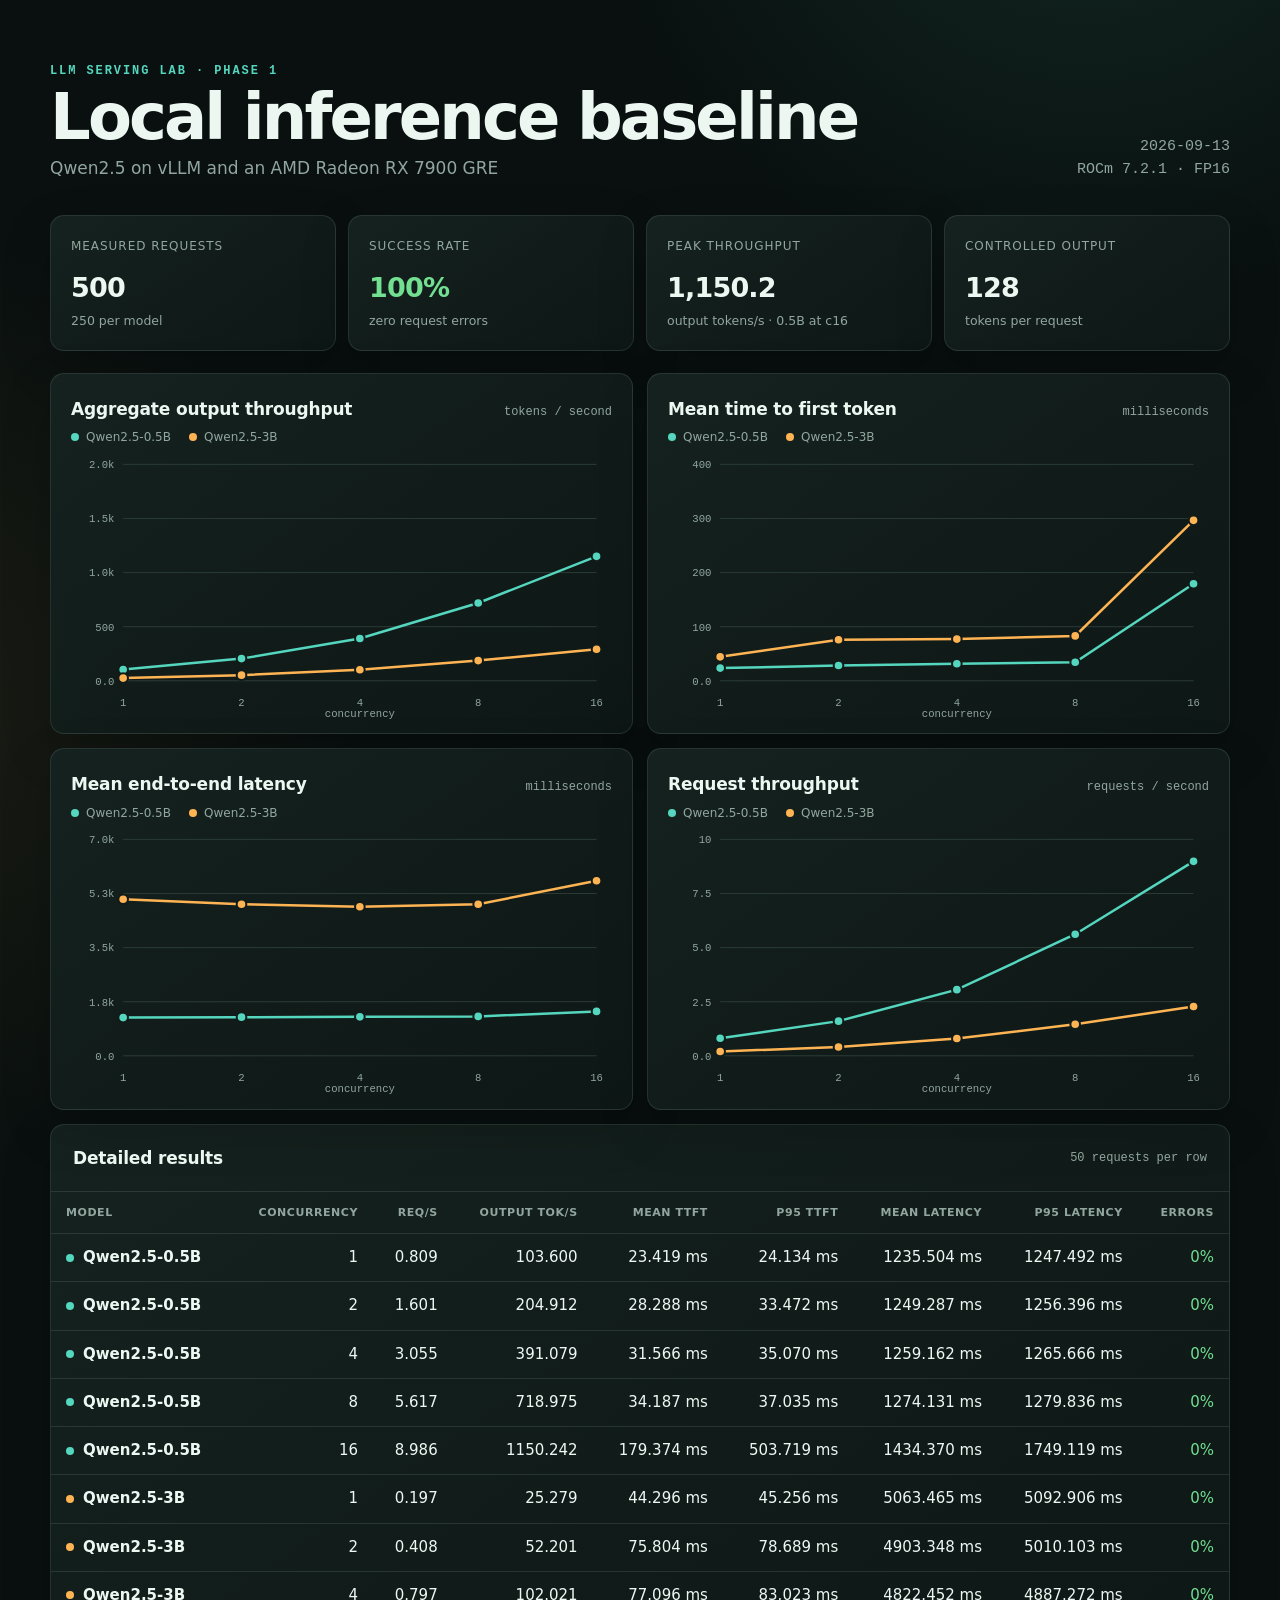
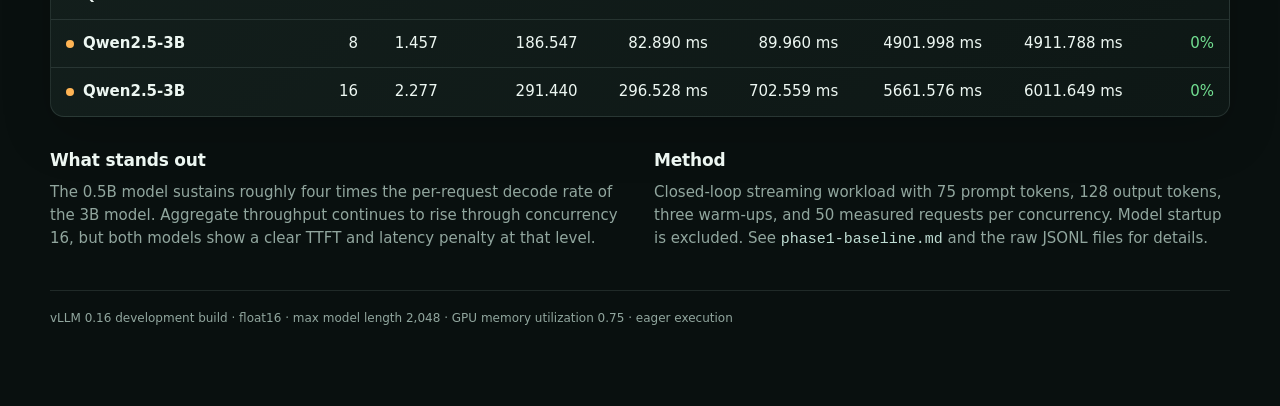
<file: artifacts/2026-09-rx7900gre/phase1-baseline.html>
<!doctype html>
<html lang="en">
<head>
  <meta charset="utf-8">
  <meta name="viewport" content="width=device-width, initial-scale=1">
  <title>Phase 1 · Local vLLM Baseline</title>
  <style>
    :root {
      color-scheme: dark;
      --bg: #09100f;
      --panel: #111b19;
      --panel-2: #162320;
      --text: #edf7f2;
      --muted: #91a69e;
      --grid: #2a3b36;
      --small: #55d6be;
      --large: #ffb454;
      --good: #72df91;
      --border: rgba(195, 231, 218, .12);
    }

    * { box-sizing: border-box; }
    body {
      margin: 0;
      background:
        radial-gradient(circle at 85% -10%, rgba(85, 214, 190, .12), transparent 32rem),
        radial-gradient(circle at -10% 35%, rgba(255, 180, 84, .08), transparent 30rem),
        var(--bg);
      color: var(--text);
      font: 15px/1.55 ui-sans-serif, system-ui, -apple-system, BlinkMacSystemFont, "Segoe UI", sans-serif;
    }

    main { width: min(1180px, calc(100% - 32px)); margin: 0 auto; padding: 64px 0 80px; }
    header { display: grid; grid-template-columns: 1fr auto; align-items: end; gap: 24px; margin-bottom: 34px; }
    .eyebrow { color: var(--small); font: 700 12px/1.2 ui-monospace, monospace; letter-spacing: .16em; text-transform: uppercase; }
    h1 { margin: 8px 0 6px; font-size: clamp(34px, 6vw, 64px); line-height: .98; letter-spacing: -.045em; }
    header p { margin: 0; color: var(--muted); font-size: 17px; }
    .stamp { color: var(--muted); text-align: right; font-family: ui-monospace, monospace; white-space: nowrap; }

    .cards { display: grid; grid-template-columns: repeat(4, 1fr); gap: 12px; margin-bottom: 22px; }
    .card, .chart, .details {
      background: linear-gradient(145deg, rgba(22, 35, 32, .96), rgba(14, 24, 22, .96));
      border: 1px solid var(--border);
      border-radius: 14px;
      box-shadow: 0 18px 50px rgba(0, 0, 0, .18);
    }
    .card { padding: 18px 20px; min-height: 120px; }
    .card .label { color: var(--muted); font-size: 12px; letter-spacing: .08em; text-transform: uppercase; }
    .card strong { display: block; margin-top: 9px; font-size: 27px; letter-spacing: -.03em; }
    .card small { color: var(--muted); }
    .success { color: var(--good); }

    .charts { display: grid; grid-template-columns: 1fr 1fr; gap: 14px; }
    .chart { padding: 22px 20px 16px; min-width: 0; }
    .chart-head { display: flex; align-items: baseline; justify-content: space-between; gap: 16px; margin-bottom: 6px; }
    h2 { margin: 0; font-size: 17px; letter-spacing: -.01em; }
    .unit { color: var(--muted); font: 12px ui-monospace, monospace; }
    svg { display: block; width: 100%; height: auto; overflow: visible; }
    .axis-label, .tick-label { fill: var(--muted); font: 11px ui-monospace, monospace; }
    .grid-line { stroke: var(--grid); stroke-width: 1; vector-effect: non-scaling-stroke; }
    .series-line { fill: none; stroke-width: 2.5; vector-effect: non-scaling-stroke; }
    .point { stroke: var(--panel); stroke-width: 2; cursor: crosshair; vector-effect: non-scaling-stroke; }
    .legend { display: flex; gap: 18px; color: var(--muted); font-size: 12px; }
    .legend span::before { content: ""; display: inline-block; width: 8px; height: 8px; border-radius: 50%; margin-right: 7px; }
    .legend .small::before { background: var(--small); }
    .legend .large::before { background: var(--large); }

    .details { margin-top: 14px; overflow: hidden; }
    .details-head { display: flex; justify-content: space-between; align-items: center; padding: 20px 22px; border-bottom: 1px solid var(--border); }
    .table-wrap { overflow-x: auto; }
    table { width: 100%; border-collapse: collapse; font-variant-numeric: tabular-nums; }
    th, td { padding: 12px 15px; border-bottom: 1px solid var(--border); text-align: right; white-space: nowrap; }
    th { color: var(--muted); font-size: 11px; font-weight: 600; letter-spacing: .05em; text-transform: uppercase; }
    th:first-child, td:first-child { text-align: left; }
    tbody tr:last-child td { border-bottom: 0; }
    tbody tr:hover { background: rgba(255,255,255,.025); }
    .model-name { display: flex; align-items: center; gap: 9px; font-weight: 650; }
    .model-dot { width: 8px; height: 8px; border-radius: 50%; flex: 0 0 auto; }

    .notes { display: grid; grid-template-columns: 1fr 1fr; gap: 28px; margin-top: 30px; color: var(--muted); }
    .notes h2 { color: var(--text); margin-bottom: 8px; }
    .notes p { margin: 0; }
    code { color: #bfddd3; font-family: ui-monospace, monospace; }
    footer { margin-top: 38px; padding-top: 18px; border-top: 1px solid var(--border); color: var(--muted); font-size: 12px; }

    #tooltip {
      position: fixed;
      z-index: 10;
      pointer-events: none;
      opacity: 0;
      padding: 8px 10px;
      border: 1px solid var(--border);
      border-radius: 7px;
      background: #050908;
      box-shadow: 0 8px 24px rgba(0,0,0,.4);
      color: var(--text);
      font: 12px/1.4 ui-monospace, monospace;
      transform: translate(10px, -50%);
      transition: opacity .08s;
    }

    @media (max-width: 820px) {
      main { padding-top: 36px; }
      header { grid-template-columns: 1fr; }
      .stamp { text-align: left; }
      .cards, .charts { grid-template-columns: 1fr 1fr; }
    }
    @media (max-width: 560px) {
      .cards, .charts, .notes { grid-template-columns: 1fr; }
      .card { min-height: auto; }
      .chart { padding-inline: 12px; }
    }
  </style>
</head>
<body>
  <main>
    <header>
      <div>
        <div class="eyebrow">LLM Serving Lab · Phase 1</div>
        <h1>Local inference baseline</h1>
        <p>Qwen2.5 on vLLM and an AMD Radeon RX 7900 GRE</p>
      </div>
      <div class="stamp">2026-09-13<br>ROCm 7.2.1 · FP16</div>
    </header>

    <section class="cards" aria-label="Benchmark summary">
      <article class="card"><span class="label">Measured requests</span><strong>500</strong><small>250 per model</small></article>
      <article class="card"><span class="label">Success rate</span><strong class="success">100%</strong><small>zero request errors</small></article>
      <article class="card"><span class="label">Peak throughput</span><strong>1,150.2</strong><small>output tokens/s · 0.5B at c16</small></article>
      <article class="card"><span class="label">Controlled output</span><strong>128</strong><small>tokens per request</small></article>
    </section>

    <section class="charts">
      <article class="chart">
        <div class="chart-head"><h2>Aggregate output throughput</h2><span class="unit">tokens / second</span></div>
        <div class="legend"><span class="small">Qwen2.5-0.5B</span><span class="large">Qwen2.5-3B</span></div>
        <svg id="throughput" viewBox="0 0 560 280" role="img" aria-label="Aggregate output throughput by concurrency"></svg>
      </article>
      <article class="chart">
        <div class="chart-head"><h2>Mean time to first token</h2><span class="unit">milliseconds</span></div>
        <div class="legend"><span class="small">Qwen2.5-0.5B</span><span class="large">Qwen2.5-3B</span></div>
        <svg id="ttft" viewBox="0 0 560 280" role="img" aria-label="Mean TTFT by concurrency"></svg>
      </article>
      <article class="chart">
        <div class="chart-head"><h2>Mean end-to-end latency</h2><span class="unit">milliseconds</span></div>
        <div class="legend"><span class="small">Qwen2.5-0.5B</span><span class="large">Qwen2.5-3B</span></div>
        <svg id="latency" viewBox="0 0 560 280" role="img" aria-label="Mean latency by concurrency"></svg>
      </article>
      <article class="chart">
        <div class="chart-head"><h2>Request throughput</h2><span class="unit">requests / second</span></div>
        <div class="legend"><span class="small">Qwen2.5-0.5B</span><span class="large">Qwen2.5-3B</span></div>
        <svg id="requests" viewBox="0 0 560 280" role="img" aria-label="Request throughput by concurrency"></svg>
      </article>
    </section>

    <section class="details">
      <div class="details-head"><h2>Detailed results</h2><span class="unit">50 requests per row</span></div>
      <div class="table-wrap">
        <table>
          <thead><tr><th>Model</th><th>Concurrency</th><th>Req/s</th><th>Output tok/s</th><th>Mean TTFT</th><th>P95 TTFT</th><th>Mean latency</th><th>P95 latency</th><th>Errors</th></tr></thead>
          <tbody id="results-body"></tbody>
        </table>
      </div>
    </section>

    <section class="notes">
      <div><h2>What stands out</h2><p>The 0.5B model sustains roughly four times the per-request decode rate of the 3B model. Aggregate throughput continues to rise through concurrency 16, but both models show a clear TTFT and latency penalty at that level.</p></div>
      <div><h2>Method</h2><p>Closed-loop streaming workload with 75 prompt tokens, 128 output tokens, three warm-ups, and 50 measured requests per concurrency. Model startup is excluded. See <code>phase1-baseline.md</code> and the raw JSONL files for details.</p></div>
    </section>

    <footer>vLLM 0.16 development build · float16 · max model length 2,048 · GPU memory utilization 0.75 · eager execution</footer>
  </main>
  <div id="tooltip"></div>

  <script>
    const models = [
      {
        name: "Qwen2.5-0.5B", color: "#55d6be",
        rows: [
          {c:1, rps:.809, throughput:103.600, ttft:23.419, p95ttft:24.134, latency:1235.504, p95latency:1247.492},
          {c:2, rps:1.601, throughput:204.912, ttft:28.288, p95ttft:33.472, latency:1249.287, p95latency:1256.396},
          {c:4, rps:3.055, throughput:391.079, ttft:31.566, p95ttft:35.070, latency:1259.162, p95latency:1265.666},
          {c:8, rps:5.617, throughput:718.975, ttft:34.187, p95ttft:37.035, latency:1274.131, p95latency:1279.836},
          {c:16, rps:8.986, throughput:1150.242, ttft:179.374, p95ttft:503.719, latency:1434.370, p95latency:1749.119}
        ]
      },
      {
        name: "Qwen2.5-3B", color: "#ffb454",
        rows: [
          {c:1, rps:.197, throughput:25.279, ttft:44.296, p95ttft:45.256, latency:5063.465, p95latency:5092.906},
          {c:2, rps:.408, throughput:52.201, ttft:75.804, p95ttft:78.689, latency:4903.348, p95latency:5010.103},
          {c:4, rps:.797, throughput:102.021, ttft:77.096, p95ttft:83.023, latency:4822.452, p95latency:4887.272},
          {c:8, rps:1.457, throughput:186.547, ttft:82.890, p95ttft:89.960, latency:4901.998, p95latency:4911.788},
          {c:16, rps:2.277, throughput:291.440, ttft:296.528, p95ttft:702.559, latency:5661.576, p95latency:6011.649}
        ]
      }
    ];

    const NS = "http://www.w3.org/2000/svg";
    const tooltip = document.querySelector("#tooltip");
    const svgNode = (tag, attrs = {}, text = "") => {
      const node = document.createElementNS(NS, tag);
      Object.entries(attrs).forEach(([key, value]) => node.setAttribute(key, value));
      if (text) node.textContent = text;
      return node;
    };

    function compact(value) {
      return value >= 1000 ? `${(value / 1000).toFixed(value >= 10000 ? 0 : 1)}k` : value.toFixed(value < 10 ? 1 : 0);
    }

    function drawChart(id, key, unit) {
      const svg = document.querySelector(`#${id}`);
      const width = 560, height = 280, left = 54, right = 16, top = 18, bottom = 38;
      const plotW = width - left - right, plotH = height - top - bottom;
      const values = models.flatMap(model => model.rows.map(row => row[key]));
      const rawMax = Math.max(...values);
      const magnitude = 10 ** Math.floor(Math.log10(rawMax));
      const yMax = Math.ceil((rawMax * 1.08) / magnitude) * magnitude;
      const x = index => left + index * plotW / 4;
      const y = value => top + plotH - value / yMax * plotH;

      for (let i = 0; i <= 4; i++) {
        const value = yMax * (4 - i) / 4;
        const yy = top + plotH * i / 4;
        svg.append(svgNode("line", {x1:left, y1:yy, x2:width-right, y2:yy, class:"grid-line"}));
        svg.append(svgNode("text", {x:left-9, y:yy+4, "text-anchor":"end", class:"tick-label"}, compact(value)));
      }
      [1, 2, 4, 8, 16].forEach((value, index) => {
        svg.append(svgNode("text", {x:x(index), y:height-12, "text-anchor":"middle", class:"tick-label"}, value));
      });
      svg.append(svgNode("text", {x:left+plotW/2, y:height-1, "text-anchor":"middle", class:"axis-label"}, "concurrency"));

      models.forEach(model => {
        const points = model.rows.map((row, index) => `${x(index)},${y(row[key])}`).join(" ");
        svg.append(svgNode("polyline", {points, stroke:model.color, class:"series-line"}));
        model.rows.forEach((row, index) => {
          const point = svgNode("circle", {cx:x(index), cy:y(row[key]), r:5, fill:model.color, class:"point", tabindex:"0"});
          const show = event => {
            tooltip.innerHTML = `<strong>${model.name}</strong><br>c${row.c} · ${row[key].toLocaleString(undefined, {maximumFractionDigits:3})} ${unit}`;
            const box = event.target.getBoundingClientRect();
            tooltip.style.left = `${event.clientX || box.left + box.width/2}px`;
            tooltip.style.top = `${event.clientY || box.top}px`;
            tooltip.style.opacity = 1;
          };
          point.addEventListener("pointerenter", show);
          point.addEventListener("pointermove", show);
          point.addEventListener("focus", show);
          point.addEventListener("pointerleave", () => tooltip.style.opacity = 0);
          point.addEventListener("blur", () => tooltip.style.opacity = 0);
          svg.append(point);
        });
      });
    }

    drawChart("throughput", "throughput", "tok/s");
    drawChart("ttft", "ttft", "ms");
    drawChart("latency", "latency", "ms");
    drawChart("requests", "rps", "req/s");

    const tbody = document.querySelector("#results-body");
    models.forEach(model => model.rows.forEach(row => {
      const tr = document.createElement("tr");
      tr.innerHTML = `
        <td><span class="model-name"><i class="model-dot" style="background:${model.color}"></i>${model.name}</span></td>
        <td>${row.c}</td><td>${row.rps.toFixed(3)}</td><td>${row.throughput.toFixed(3)}</td>
        <td>${row.ttft.toFixed(3)} ms</td><td>${row.p95ttft.toFixed(3)} ms</td>
        <td>${row.latency.toFixed(3)} ms</td><td>${row.p95latency.toFixed(3)} ms</td>
        <td class="success">0%</td>`;
      tbody.append(tr);
    }));
  </script>
</body>
</html>
</file>
